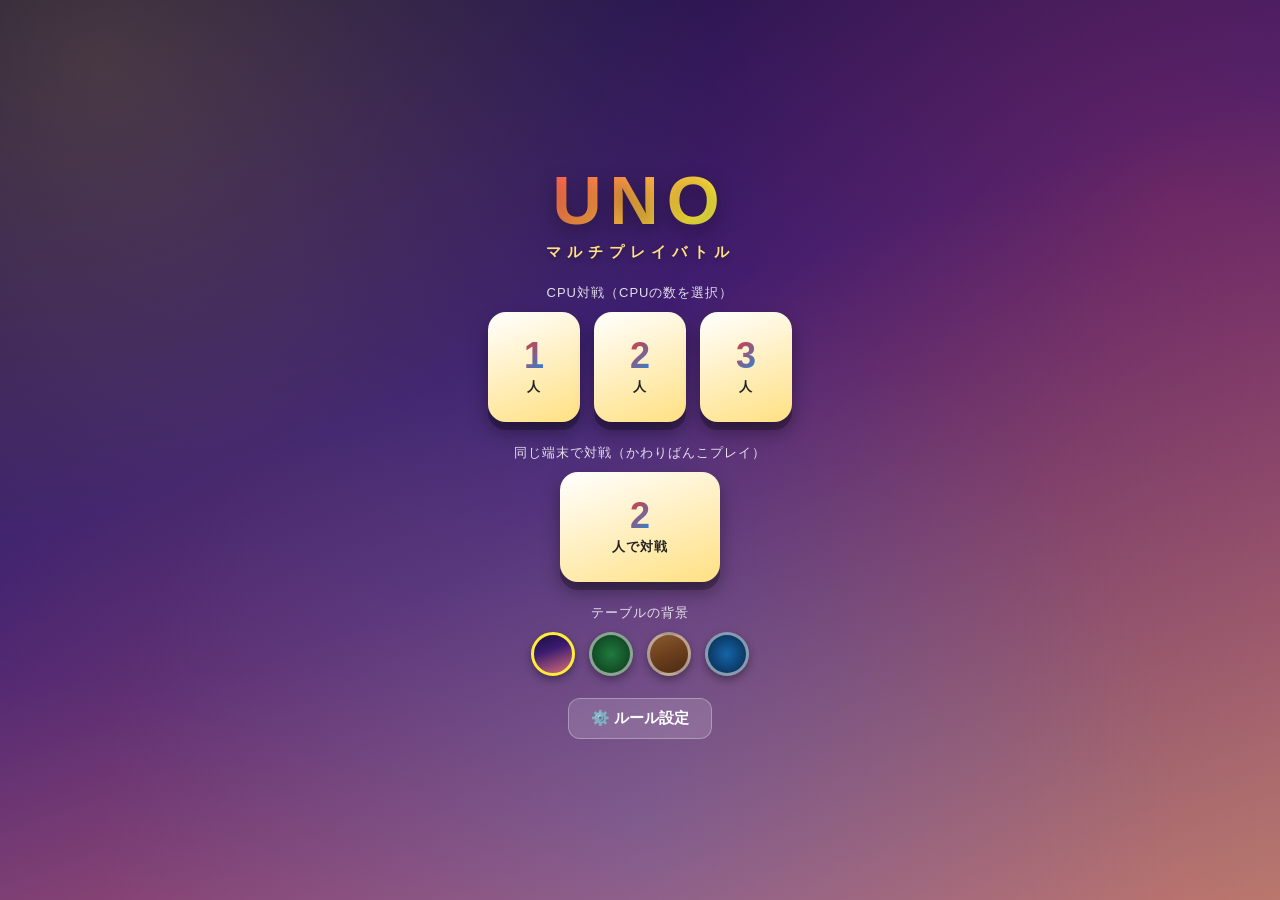
<file: index.html>
<!DOCTYPE html>
<html lang="ja">
<head>
<meta charset="UTF-8">
<meta name="viewport" content="width=device-width, initial-scale=1.0, maximum-scale=1.0, user-scalable=no">
<title>UNO</title>
<link rel="stylesheet" href="style.css">
</head>
<body>

<div id="title-screen" class="screen">
  <div class="title-logo">
    <h1>UNO</h1>
    <p class="subtitle">マルチプレイバトル</p>
  </div>

  <div class="mode-block">
    <p class="mode-title">CPU対戦（CPUの数を選択）</p>
    <div class="player-select">
      <button data-mode="cpu" data-num="1"><span class="num">1</span><span class="txt">人</span></button>
      <button data-mode="cpu" data-num="2"><span class="num">2</span><span class="txt">人</span></button>
      <button data-mode="cpu" data-num="3"><span class="num">3</span><span class="txt">人</span></button>
    </div>
  </div>

  <div class="mode-block">
    <p class="mode-title">同じ端末で対戦（かわりばんこプレイ）</p>
    <div class="player-select">
      <button data-mode="local" data-num="2" class="wide-btn"><span class="num">2</span><span class="txt">人で対戦</span></button>
    </div>
  </div>

  <div class="mode-block">
    <p class="mode-title">テーブルの背景</p>
    <div class="bg-select">
      <button class="bg-btn" data-bg="purple"></button>
      <button class="bg-btn" data-bg="green"></button>
      <button class="bg-btn" data-bg="wood"></button>
      <button class="bg-btn" data-bg="blue"></button>
    </div>
  </div>

  <div class="mode-block">
    <button id="rules-btn" class="rules-open-btn">⚙️ ルール設定</button>
  </div>
</div>

<div id="game-screen" class="screen hidden">
  <button id="pause-btn">⏸</button>
  <div id="turn-banner"></div>
  <div id="rule-indicators" class="hidden"></div>

  <div id="other-players"></div>

  <div id="center-area">
    <div class="pile-wrap">
      <div id="draw-pile" class="card card-back"></div>
      <span id="draw-count" class="pile-count">0</span>
    </div>
    <div class="pile-wrap">
      <div id="discard-pile"></div>
    </div>
  </div>

  <div id="status-bar">
    <span id="direction-indicator">→</span>
  </div>

  <div id="pending-draw-banner" class="hidden">
    <span>🃏 ドロー <strong id="pending-draw-num">0</strong> 枚待ち！</span>
  </div>

  <div id="action-area">
    <button id="play-btn" class="hidden">出す</button>
    <button id="uno-btn">UNO!</button>
  </div>

  <div id="uno-reach" class="hidden">🀄 UNO 宣言中！</div>

  <div id="hand-area"></div>
</div>

<div id="pause-overlay" class="dialog hidden">
  <div class="dialog-box pause-box">
    <h2 class="pause-title">⏸ 一時停止</h2>
    <button id="pause-resume">▶ ゲームに戻る</button>
    <button id="pause-quit">🏠 タイトルに戻る</button>
  </div>
</div>

<div id="color-dialog" class="dialog hidden">
  <div class="dialog-box">
    <p>色を選んでください</p>
    <div class="color-choices">
      <button class="color-btn" data-color="red"></button>
      <button class="color-btn" data-color="yellow"></button>
      <button class="color-btn" data-color="green"></button>
      <button class="color-btn" data-color="blue"></button>
    </div>
    <button id="color-back">戻る</button>
  </div>
</div>

<div id="challenge-dialog" class="dialog hidden">
  <div class="dialog-box">
    <p id="challenge-text"></p>
    <div class="challenge-choices">
      <button id="challenge-yes">チャレンジする</button>
      <button id="challenge-no">そのまま引く</button>
    </div>
  </div>
</div>

<div id="pass-overlay" class="dialog hidden">
  <div class="dialog-box">
    <p id="pass-text"></p>
    <button id="pass-ok">手札を見る</button>
  </div>
</div>

<div id="swap-dialog" class="dialog hidden">
  <div class="dialog-box">
    <p>手札を交換する相手を選んでください</p>
    <div id="swap-choices"></div>
  </div>
</div>

<div id="toast"></div>

<div id="result-screen" class="screen hidden">
  <h2 id="result-title"></h2>
  <div id="result-list"></div>
  <button id="restart-btn">もう一度プレイ</button>
</div>

<div id="rules-panel" class="rules-panel hidden">
  <div class="rules-panel-box">
    <h2 class="rules-panel-title">ルール設定</h2>
    <p class="rules-base-note">📋 公式UNOルールをベースとします</p>
    <p class="rules-local-title">ローカルルール（オプション）</p>

    <div class="rule-row">
      <div class="rule-info">
        <span class="rule-icon">🔢</span>
        <div>
          <div class="rule-name">同じ数字複数出し</div>
          <div class="rule-desc">同じ数字のカードを複数枚同時に出せる</div>
        </div>
      </div>
      <label class="switch"><input type="checkbox" id="rule-stackSameNumber"><span class="slider"></span></label>
    </div>

    <div class="rule-row">
      <div class="rule-info">
        <span class="rule-icon">➕</span>
        <div>
          <div class="rule-name">ドロー重ね</div>
          <div class="rule-desc">+2/+4の上にさらに重ねて出せる</div>
        </div>
      </div>
      <label class="switch"><input type="checkbox" id="rule-drawStacking"><span class="slider"></span></label>
    </div>

    <div class="rule-row">
      <div class="rule-info">
        <span class="rule-icon">🔄</span>
        <div>
          <div class="rule-name">0で手札ローテーション</div>
          <div class="rule-desc">0を出すと全員の手札が回る</div>
        </div>
      </div>
      <label class="switch"><input type="checkbox" id="rule-zeroRotate"><span class="slider"></span></label>
    </div>

    <div class="rule-row">
      <div class="rule-info">
        <span class="rule-icon">🔃</span>
        <div>
          <div class="rule-name">7で手札交換</div>
          <div class="rule-desc">7を出したら好きな相手と手札交換</div>
        </div>
      </div>
      <label class="switch"><input type="checkbox" id="rule-sevenSwap"><span class="slider"></span></label>
    </div>

    <button id="rules-close">閉じる</button>
  </div>
</div>

<script src="script.js"></script>
</body>
</html>
</file>
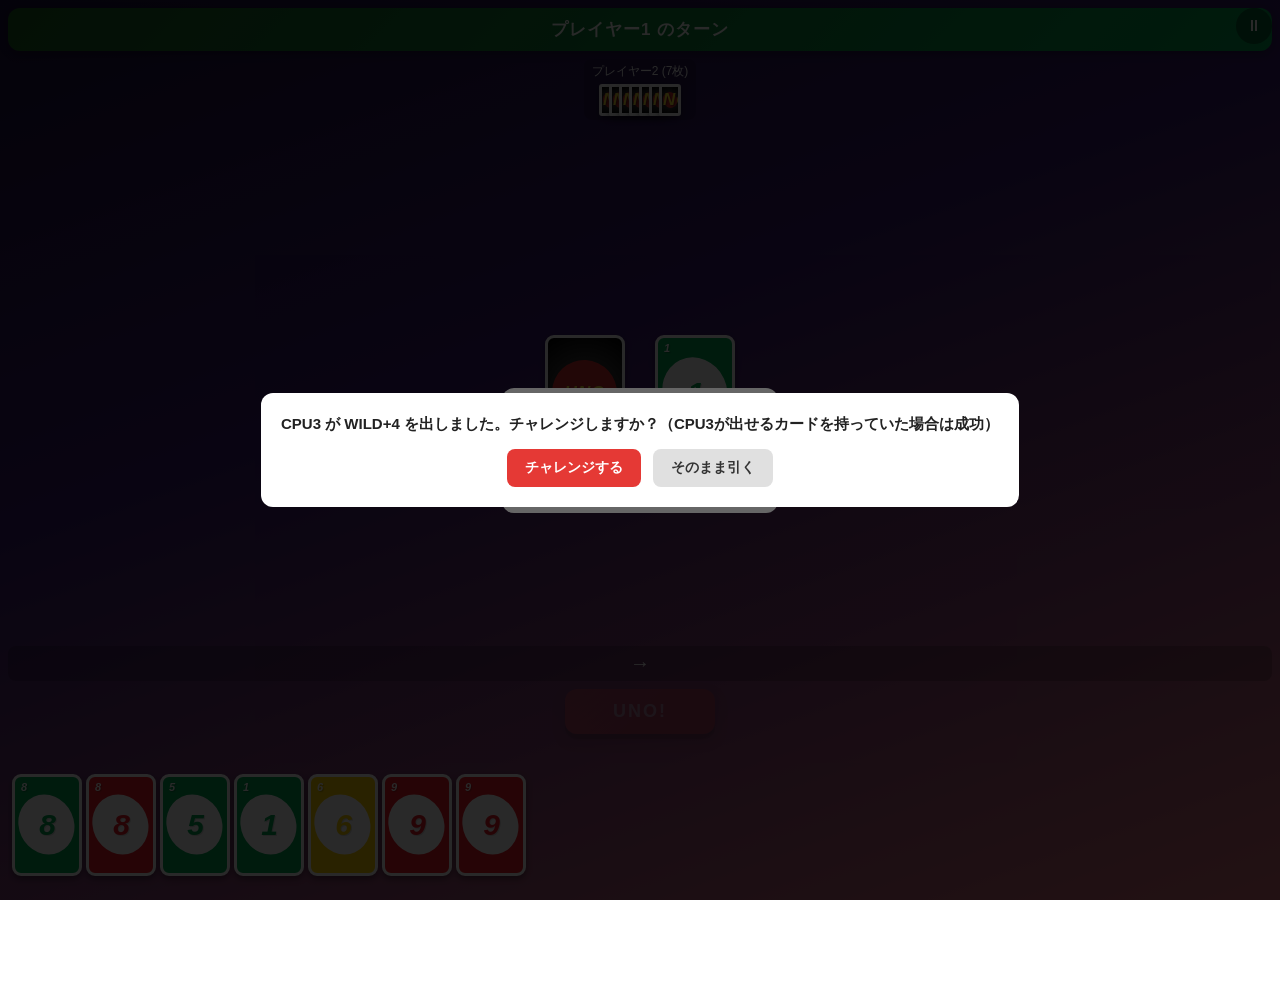
<file: test.html>
<!DOCTYPE html>
<html lang="ja">
<head>
<meta charset="UTF-8">
<title>UNO Tests</title>
<link rel="stylesheet" href="style.css">
<style>
  body { overflow: auto; }
  #results { white-space: pre-wrap; font-family: monospace; background: #111; color: #0f0; padding: 12px; }
  #results.fail { color: #f55; }
</style>
</head>
<body>

<!-- Minimal copy of index.html structure so script.js's DOM lookups succeed -->
<div id="title-screen" class="screen hidden">
  <div class="title-logo"><h1>UNO</h1><p class="subtitle">マルチプレイバトル</p></div>
  <div class="mode-block">
    <p class="mode-title">CPU対戦</p>
    <div class="player-select">
      <button data-mode="cpu" data-num="1"><span class="num">1</span><span class="txt">人</span></button>
      <button data-mode="cpu" data-num="2"><span class="num">2</span><span class="txt">人</span></button>
      <button data-mode="cpu" data-num="3"><span class="num">3</span><span class="txt">人</span></button>
    </div>
  </div>
  <div class="mode-block">
    <p class="mode-title">同じ端末で対戦</p>
    <div class="player-select">
      <button data-mode="local" data-num="2" class="wide-btn"><span class="num">2</span><span class="txt">人で対戦</span></button>
    </div>
  </div>
</div>

<div id="game-screen" class="screen hidden">
  <button id="pause-btn">⏸</button>
  <div id="turn-banner"></div>
  <div id="rule-indicators" class="hidden"></div>
  <div id="other-players"></div>
  <div id="center-area">
    <div class="pile-wrap">
      <div id="draw-pile" class="card card-back"></div>
      <span id="draw-count" class="pile-count">0</span>
    </div>
    <div class="pile-wrap"><div id="discard-pile"></div></div>
  </div>
  <div id="status-bar">
    <span id="direction-indicator">→</span>
  </div>
  <div id="pending-draw-banner" class="hidden"><span>🃏 ドロー <strong id="pending-draw-num">0</strong> 枚待ち！</span></div>
  <div id="action-area">
    <button id="play-btn" class="hidden">出す</button>
    <button id="uno-btn">UNO!</button>
  </div>
  <div id="uno-reach" class="hidden"></div>
  <div id="hand-area"></div>
</div>

<div id="pause-overlay" class="hidden">
  <button id="pause-resume"></button>
  <button id="pause-quit"></button>
</div>

<div id="swap-dialog" class="hidden">
  <div id="swap-choices"></div>
</div>

<div id="color-dialog" class="dialog hidden">
  <div class="dialog-box">
    <p>色を選んでください</p>
    <div class="color-choices">
      <button class="color-btn" data-color="red"></button>
      <button class="color-btn" data-color="yellow"></button>
      <button class="color-btn" data-color="green"></button>
      <button class="color-btn" data-color="blue"></button>
    </div>
  </div>
</div>

<div id="challenge-dialog" class="dialog hidden">
  <div class="dialog-box">
    <p id="challenge-text"></p>
    <div class="challenge-choices">
      <button id="challenge-yes">チャレンジする</button>
      <button id="challenge-no">そのまま引く</button>
    </div>
  </div>
</div>

<div id="pass-overlay" class="dialog hidden">
  <div class="dialog-box">
    <p id="pass-text"></p>
    <button id="pass-ok">手札を見る</button>
  </div>
</div>

<div id="toast"></div>

<div id="rules-panel" class="hidden">
  <input type="checkbox" id="rule-stackSameNumber">
  <input type="checkbox" id="rule-drawStacking">
  <input type="checkbox" id="rule-zeroRotate">
  <input type="checkbox" id="rule-sevenSwap">
  <button id="rules-close"></button>
  <button id="rules-btn"></button>
</div>

<div id="result-screen" class="screen hidden">
  <h2 id="result-title"></h2>
  <div id="result-list"></div>
  <button id="restart-btn">もう一度プレイ</button>
</div>

<h1>UNO Logic Tests</h1>
<pre id="results">running...</pre>

<script>
  // Capture setTimeout calls into a synchronous queue so the
  // game can be driven turn-by-turn without real delays.
  window.__timerQueue = [];
  window.setTimeout = function (fn) { window.__timerQueue.push(fn); return 0; };
  // Make requestAnimationFrame synchronous so animateDrawCard's callback
  // fires immediately and the animation setTimeout gets captured.
  window.requestAnimationFrame = function (fn) { fn(0); return 0; };
</script>
<script src="script.js?v=6"></script>
<script src="tests/browser-test.js?v=6"></script>
</body>
</html>
</file>
<file: style.css>
* {
  margin: 0;
  padding: 0;
  box-sizing: border-box;
  -webkit-tap-highlight-color: transparent;
  user-select: none;
}

html, body {
  height: 100%;
  font-family: "Helvetica Neue", Arial, "Hiragino Sans", "Yu Gothic", sans-serif;
  color: #fff;
  overflow: hidden;
}

body.bg-purple {
  background: linear-gradient(160deg, #1a0f3c 0%, #3a1c71 40%, #d76d77 100%);
}

body.bg-green {
  background: radial-gradient(ellipse at center, #1f7a3f 0%, #145228 60%, #0b3318 100%);
}

body.bg-wood {
  background: linear-gradient(160deg, #8a5a2e 0%, #6b3f1d 50%, #4a2a12 100%);
}

body.bg-blue {
  background: radial-gradient(ellipse at center, #1565a8 0%, #0d3f6e 60%, #062742 100%);
}

.hidden {
  display: none !important;
}

.screen {
  width: 100%;
  height: 100%;
  display: flex;
  flex-direction: column;
}

/* ---------- Title ---------- */
#title-screen {
  align-items: center;
  justify-content: center;
  gap: 22px;
  padding: 16px 0;
  position: relative;
  overflow-y: auto;
}

#title-screen::before {
  content: '';
  position: absolute;
  inset: -20%;
  background:
    radial-gradient(circle at 20% 20%, rgba(255,235,59,0.18), transparent 35%),
    radial-gradient(circle at 80% 30%, rgba(229,57,53,0.22), transparent 35%),
    radial-gradient(circle at 50% 80%, rgba(30,136,229,0.22), transparent 40%),
    radial-gradient(circle at 85% 85%, rgba(67,160,71,0.2), transparent 35%);
  animation: bgdrift 14s ease-in-out infinite alternate;
  z-index: 0;
}

@keyframes bgdrift {
  from { transform: translate(0, 0) scale(1); }
  to   { transform: translate(-4%, 3%) scale(1.1); }
}

.title-logo {
  position: relative;
  z-index: 1;
  text-align: center;
}

#title-screen h1 {
  font-size: 68px;
  font-weight: 900;
  letter-spacing: 8px;
  background: linear-gradient(135deg, #ff5252 0%, #ffeb3b 25%, #69f0ae 50%, #40c4ff 75%, #ff5252 100%);
  background-size: 300% 300%;
  -webkit-background-clip: text;
  background-clip: text;
  color: transparent;
  text-shadow: 0 6px 18px rgba(0,0,0,0.35);
  animation: hueflow 6s linear infinite;
}

@keyframes hueflow {
  0% { background-position: 0% 50%; }
  100% { background-position: 100% 50%; }
}

.subtitle {
  margin-top: 4px;
  font-size: 15px;
  letter-spacing: 6px;
  color: #ffe082;
  font-weight: 700;
  text-shadow: 0 2px 6px rgba(0,0,0,0.4);
}

.select-label {
  position: relative;
  z-index: 1;
  font-size: 15px;
  color: #fff;
  opacity: 0.85;
  letter-spacing: 2px;
}

.mode-block {
  position: relative;
  z-index: 1;
  display: flex;
  flex-direction: column;
  align-items: center;
  gap: 10px;
}

.mode-title {
  font-size: 13px;
  color: #fff;
  opacity: 0.85;
  letter-spacing: 1px;
}

.player-select {
  position: relative;
  z-index: 1;
  display: flex;
  gap: 14px;
}

.player-select button.wide-btn {
  width: 160px;
}

.bg-select {
  position: relative;
  z-index: 1;
  display: flex;
  gap: 14px;
}

.bg-btn {
  width: 44px;
  height: 44px;
  border-radius: 50%;
  border: 3px solid rgba(255,255,255,0.5);
  box-shadow: 0 4px 8px rgba(0,0,0,0.35);
  transition: transform 0.12s ease, border-color 0.12s ease;
}

.bg-btn:active {
  transform: scale(0.92);
}

.bg-btn.selected {
  border-color: #ffeb3b;
}

.bg-btn[data-bg="purple"] { background: linear-gradient(160deg, #1a0f3c 0%, #3a1c71 40%, #d76d77 100%); }
.bg-btn[data-bg="green"]  { background: radial-gradient(ellipse at center, #1f7a3f 0%, #145228 60%, #0b3318 100%); }
.bg-btn[data-bg="wood"]   { background: linear-gradient(160deg, #8a5a2e 0%, #6b3f1d 50%, #4a2a12 100%); }
.bg-btn[data-bg="blue"]   { background: radial-gradient(ellipse at center, #1565a8 0%, #0d3f6e 60%, #062742 100%); }

.player-select button {
  display: flex;
  flex-direction: column;
  align-items: center;
  justify-content: center;
  width: 92px;
  height: 110px;
  font-size: 14px;
  padding: 14px 10px;
  border: none;
  border-radius: 18px;
  background: linear-gradient(160deg, #ffffff 0%, #ffe082 100%);
  color: #222;
  font-weight: bold;
  box-shadow: 0 8px 0 rgba(0,0,0,0.25), 0 10px 18px rgba(0,0,0,0.35);
  transform: translateY(0);
  transition: transform 0.12s ease, box-shadow 0.12s ease;
}

.player-select button .num {
  font-size: 36px;
  font-weight: 900;
  background: linear-gradient(135deg, #e53935, #1e88e5);
  -webkit-background-clip: text;
  background-clip: text;
  color: transparent;
  line-height: 1;
}

.player-select button .txt {
  margin-top: 4px;
  font-size: 13px;
  letter-spacing: 1px;
}

.player-select button:active {
  transform: translateY(6px);
  box-shadow: 0 2px 0 rgba(0,0,0,0.25), 0 4px 10px rgba(0,0,0,0.3);
}

/* ---------- Game Screen ---------- */
#game-screen {
  position: relative;
  padding: 8px;
  gap: 8px;
}

/* ---------- Pause Button ---------- */
#pause-btn {
  position: absolute;
  top: 8px;
  right: 8px;
  width: 36px;
  height: 36px;
  border: none;
  border-radius: 50%;
  background: rgba(0,0,0,0.4);
  color: #fff;
  font-size: 16px;
  z-index: 10;
  cursor: pointer;
}

/* ---------- Pause Dialog ---------- */
.pause-box {
  display: flex;
  flex-direction: column;
  gap: 14px;
  min-width: 220px;
}
.pause-title { font-size: 20px; text-align: center; color: #333; margin: 0; }
#pause-resume {
  padding: 12px; border: none; border-radius: 10px;
  background: #43a047; color: #fff; font-size: 16px; font-weight: bold;
  cursor: pointer;
}
#pause-quit {
  padding: 12px; border: none; border-radius: 10px;
  background: #e0e0e0; color: #333; font-size: 16px; font-weight: bold;
  cursor: pointer;
}

/* ---------- Rule Indicators ---------- */
#rule-indicators {
  display: flex;
  flex-wrap: wrap;
  gap: 6px;
  justify-content: center;
  padding: 2px 4px;
}
.rule-badge {
  background: rgba(0,0,0,0.4);
  color: #fff;
  font-size: 11px;
  padding: 2px 8px;
  border-radius: 999px;
}

/* ---------- Pending Draw Banner ---------- */
#pending-draw-banner {
  background: linear-gradient(135deg, #e53935, #b71c1c);
  color: #fff;
  text-align: center;
  padding: 6px 12px;
  border-radius: 8px;
  font-size: 14px;
  font-weight: bold;
}

/* ---------- Draw card animation ---------- */
@keyframes justDrawn {
  0%   { box-shadow: 0 0 0 0 rgba(255,235,59,0); border-color: #fff; }
  40%  { box-shadow: 0 0 18px 6px rgba(255,235,59,0.9); border-color: #ffeb3b; }
  100% { box-shadow: 0 3px 6px rgba(0,0,0,0.4); border-color: #fff; }
}
.card.just-drawn {
  animation: justDrawn 0.7s ease forwards;
}

@keyframes pilePulse {
  0%,100% { transform: scale(1); }
  50%      { transform: scale(1.08); box-shadow: 0 0 14px rgba(255,255,255,0.5); }
}
.draw-pulse {
  animation: pilePulse 0.3s ease;
}

/* ---------- Turn Banner ---------- */
#turn-banner {
  text-align: center;
  font-size: 17px;
  font-weight: 900;
  letter-spacing: 1px;
  padding: 10px 12px;
  border-radius: 12px;
  background: rgba(0,0,0,0.35);
  box-shadow: 0 3px 8px rgba(0,0,0,0.3);
  transition: background 0.3s ease;
}

#turn-banner.color-red    { background: linear-gradient(135deg, #b71c1c, #ed1c24); }
#turn-banner.color-yellow { background: linear-gradient(135deg, #b8860b, #ffd400); color: #222; }
#turn-banner.color-green  { background: linear-gradient(135deg, #1b5e20, #00a651); }
#turn-banner.color-blue   { background: linear-gradient(135deg, #0d47a1, #0072bc); }
#turn-banner.color-wild   { background: linear-gradient(135deg, #ed1c24 0%, #ffd400 33%, #00a651 66%, #0072bc 100%); }

#turn-banner.your-turn {
  animation: turnPulse 1.4s ease-in-out infinite;
}

#turn-banner.cpu-turn {
  opacity: 0.75;
}

@keyframes turnPulse {
  0%, 100% { box-shadow: 0 3px 8px rgba(0,0,0,0.3); transform: scale(1); }
  50% { box-shadow: 0 3px 18px rgba(255,255,255,0.55); transform: scale(1.02); }
}

#other-players {
  display: flex;
  justify-content: space-around;
  align-items: flex-start;
  min-height: 80px;
  flex-wrap: wrap;
  gap: 6px;
}

.cpu-player {
  display: flex;
  flex-direction: column;
  align-items: center;
  font-size: 12px;
  padding: 4px 8px;
  border-radius: 8px;
  background: rgba(0,0,0,0.15);
}

.cpu-hand {
  display: flex;
  margin-top: 4px;
}

.cpu-hand .card {
  width: 22px;
  height: 32px;
  margin-left: -12px;
  border-radius: 3px;
  font-size: 0;
}

.cpu-hand .card:first-child {
  margin-left: 0;
}

#center-area {
  flex: 1;
  display: flex;
  align-items: center;
  justify-content: center;
  gap: 30px;
  min-height: 0;
}

.pile-wrap {
  position: relative;
  display: flex;
  align-items: center;
  justify-content: center;
}

#discard-pile .card,
#draw-pile {
  width: 80px;
  height: 116px;
}

.pile-count {
  position: absolute;
  bottom: -22px;
  font-size: 13px;
  color: #fff;
  background: rgba(0,0,0,0.4);
  padding: 2px 8px;
  border-radius: 10px;
}

#status-bar {
  display: flex;
  justify-content: center;
  align-items: center;
  gap: 16px;
  font-size: 15px;
  background: rgba(0,0,0,0.2);
  border-radius: 8px;
  padding: 6px 10px;
}

#direction-indicator {
  font-size: 20px;
  font-weight: bold;
}

#action-area {
  display: flex;
  justify-content: center;
}

#play-btn {
  padding: 12px 32px;
  font-size: 17px;
  font-weight: 900;
  letter-spacing: 1px;
  border: none;
  border-radius: 12px;
  background: linear-gradient(135deg, #43a047, #1b5e20);
  color: #fff;
  box-shadow: 0 5px 0 rgba(0,0,0,0.3), 0 6px 12px rgba(0,0,0,0.35);
  transition: transform 0.1s ease, box-shadow 0.1s ease;
}

#play-btn:active {
  transform: translateY(4px);
  box-shadow: 0 1px 0 rgba(0,0,0,0.3), 0 2px 6px rgba(0,0,0,0.3);
}

#uno-btn {
  padding: 12px 48px;
  font-size: 18px;
  font-weight: 900;
  letter-spacing: 2px;
  border: none;
  border-radius: 12px;
  background: linear-gradient(135deg, #ff5252, #d32f2f);
  color: #fff;
  box-shadow: 0 5px 0 rgba(0,0,0,0.3), 0 6px 12px rgba(0,0,0,0.35);
  transition: transform 0.1s ease, box-shadow 0.1s ease, opacity 0.2s ease;
}

#uno-btn:not(:disabled):active {
  transform: translateY(4px);
  box-shadow: 0 1px 0 rgba(0,0,0,0.3), 0 2px 6px rgba(0,0,0,0.3);
}

#uno-btn:disabled {
  opacity: 0.35;
}

#hand-area {
  display: flex;
  overflow-x: auto;
  padding: 10px 4px;
  min-height: 150px;
  align-items: center;
  gap: 4px;
  touch-action: pan-x;
  -webkit-overflow-scrolling: touch;
}

/* ---------- Card ---------- */
.card {
  flex: 0 0 auto;
  width: 70px;
  height: 102px;
  border-radius: 9px;
  background: #fff;
  display: flex;
  align-items: center;
  justify-content: center;
  font-weight: 900;
  color: #222;
  box-shadow: 0 3px 6px rgba(0,0,0,0.4);
  position: relative;
  transition: transform 0.15s;
  border: 3px solid #fff;
  overflow: hidden;
}

/* white tilted ellipse behind the number, like a real UNO card */
.card.red::before,
.card.yellow::before,
.card.green::before,
.card.blue::before {
  content: '';
  position: absolute;
  width: 86%;
  height: 64%;
  background: #fff;
  border-radius: 50%;
  transform: rotate(-25deg);
  z-index: 0;
}

/* corner pips */
.card.red::after,
.card.yellow::after,
.card.green::after,
.card.blue::after {
  content: attr(data-label);
  position: absolute;
  top: 4px;
  left: 6px;
  font-size: 11px;
  font-style: italic;
  font-weight: 900;
  color: #fff;
  text-shadow: 1px 1px 1px rgba(0,0,0,0.25);
  z-index: 2;
}

#hand-area {
  /* extra top padding so lifted cards have room */
  padding-top: 26px;
}

#hand-area .card {
  cursor: pointer;
  transition: transform 0.15s ease, box-shadow 0.15s ease;
}

#hand-area .card:not(.selected-card):not(.touch-active):hover {
  transform: translateY(-16px) scale(1.08);
  box-shadow: 0 10px 16px rgba(0,0,0,0.5);
  z-index: 5;
}

#hand-area .card.touch-active {
  transform: translateY(-28px) scale(1.18);
  box-shadow: 0 18px 30px rgba(0,0,0,0.6);
  z-index: 10;
  transition: transform 0.08s ease, box-shadow 0.08s ease;
}

#hand-area .card.selected-card {
  transform: translateY(-22px) scale(1.12);
  box-shadow: 0 14px 22px rgba(255,235,59,0.6);
  border-color: #ffeb3b;
  z-index: 6;
}

#hand-area .card.addable {
  border-color: #ffeb3b;
  box-shadow: 0 0 10px rgba(255,235,59,0.7);
}

#hand-area .card.disabled {
  opacity: 0.45;
  cursor: default;
}

.card-back {
  background: radial-gradient(circle at 50% 50%, #2b2b2b 55%, #000 100%);
  border: 3px solid #fff;
  position: relative;
}

.card-back::before {
  content: '';
  position: absolute;
  width: 88%;
  height: 60%;
  background: #d32f2f;
  border-radius: 50%;
  transform: rotate(-20deg);
}

.card-back::after {
  content: "UNO";
  position: relative;
  color: #ffeb3b;
  font-style: italic;
  font-size: 17px;
  font-weight: 900;
  letter-spacing: 1px;
  text-shadow: 1px 1px 2px rgba(0,0,0,0.5);
}

.card.red    { background: #ed1c24; color: #ed1c24; }
.card.yellow { background: #ffd400; color: #ffd400; }
.card.green  { background: #00a651; color: #00a651; }
.card.blue   { background: #0072bc; color: #0072bc; }
.card.wild   { background: linear-gradient(135deg, #ed1c24 25%, #ffd400 25% 50%, #00a651 50% 75%, #0072bc 75%); color: #fff; }

.card .label {
  position: relative;
  z-index: 1;
  font-size: 30px;
  font-style: italic;
  letter-spacing: -1px;
  text-shadow: 1px 1px 0 rgba(0,0,0,0.15);
}

.card.wild .label {
  font-size: 12px;
  font-style: normal;
  background: rgba(0,0,0,0.55);
  padding: 4px 6px;
  border-radius: 6px;
  text-shadow: none;
}

/* smaller labels for action cards so they fit the oval */
.card .label.symbol {
  font-size: 22px;
}

/* ---------- Dialogs ---------- */
.dialog {
  position: fixed;
  inset: 0;
  background: rgba(0,0,0,0.6);
  display: flex;
  align-items: center;
  justify-content: center;
  z-index: 50;
}

.dialog-box {
  background: #fff;
  color: #222;
  border-radius: 12px;
  padding: 20px;
  text-align: center;
  min-width: 240px;
}

.color-choices {
  display: flex;
  gap: 12px;
  margin-top: 14px;
  justify-content: center;
}

.color-btn {
  width: 50px;
  height: 50px;
  border-radius: 50%;
  border: 3px solid #ddd;
}

.color-btn[data-color="red"] { background: #e53935; }
.color-btn[data-color="yellow"] { background: #fbc02d; }
.color-btn[data-color="green"] { background: #43a047; }
.color-btn[data-color="blue"] { background: #1e88e5; }

#color-back {
  margin-top: 14px;
  padding: 8px 24px;
  border: none;
  border-radius: 8px;
  background: #e0e0e0;
  color: #333;
  font-weight: bold;
  font-size: 14px;
}

.challenge-choices {
  display: flex;
  gap: 12px;
  margin-top: 14px;
  justify-content: center;
}

.challenge-choices button {
  padding: 10px 18px;
  border: none;
  border-radius: 8px;
  font-weight: bold;
  font-size: 14px;
}

#challenge-yes {
  background: #e53935;
  color: #fff;
}

#challenge-no {
  background: #e0e0e0;
  color: #333;
}

#challenge-text {
  font-size: 15px;
  font-weight: bold;
  line-height: 1.5;
}

#pass-ok {
  margin-top: 14px;
  padding: 10px 28px;
  border: none;
  border-radius: 8px;
  background: #ffeb3b;
  font-weight: bold;
  font-size: 15px;
}

#pass-text {
  font-size: 16px;
  font-weight: bold;
}

/* ---------- Toast ---------- */
#toast {
  position: fixed;
  bottom: 24px;
  left: 50%;
  transform: translateX(-50%) translateY(20px);
  background: rgba(0,0,0,0.85);
  color: #fff;
  padding: 10px 18px;
  border-radius: 999px;
  font-size: 13px;
  max-width: 90%;
  text-align: center;
  box-shadow: 0 4px 12px rgba(0,0,0,0.4);
  opacity: 0;
  pointer-events: none;
  transition: opacity 0.25s ease, transform 0.25s ease;
  z-index: 100;
}

#toast.show {
  opacity: 1;
  transform: translateX(-50%) translateY(0);
}

/* ---------- Result ---------- */
#result-screen {
  align-items: center;
  justify-content: center;
  gap: 16px;
}

#result-title {
  font-size: 36px;
  color: #ffeb3b;
}

#result-list {
  background: rgba(0,0,0,0.2);
  border-radius: 10px;
  padding: 16px 28px;
  font-size: 16px;
  line-height: 1.6;
}

#restart-btn {
  padding: 12px 28px;
  font-size: 16px;
  font-weight: bold;
  border: none;
  border-radius: 10px;
  background: #ffeb3b;
  color: #222;
}

/* ---------- Swap Dialog ---------- */
.swap-btn {
  display: block;
  width: 100%;
  margin-top: 10px;
  padding: 10px 18px;
  border: none;
  border-radius: 8px;
  background: #1e88e5;
  color: #fff;
  font-size: 15px;
  font-weight: bold;
  cursor: pointer;
}
.swap-btn:active { opacity: 0.8; }

/* ---------- Rules Panel ---------- */
.rules-panel {
  position: fixed;
  inset: 0;
  background: rgba(0,0,0,0.7);
  display: flex;
  align-items: center;
  justify-content: center;
  z-index: 80;
}

.rules-panel-box {
  background: #fff;
  color: #222;
  border-radius: 16px;
  padding: 24px 20px;
  width: 340px;
  max-width: 94vw;
  max-height: 90vh;
  overflow-y: auto;
  display: flex;
  flex-direction: column;
  gap: 14px;
}

.rules-panel-title {
  font-size: 20px;
  text-align: center;
  color: #333;
  margin: 0;
}

.rules-base-note {
  font-size: 13px;
  color: #555;
  text-align: center;
}

.rules-local-title {
  font-size: 13px;
  font-weight: bold;
  color: #888;
  border-top: 1px solid #eee;
  padding-top: 10px;
}

.rule-row {
  display: flex;
  align-items: center;
  justify-content: space-between;
  gap: 10px;
}

.rule-info {
  display: flex;
  align-items: flex-start;
  gap: 10px;
}

.rule-icon {
  font-size: 20px;
  flex-shrink: 0;
}

.rule-name {
  font-size: 14px;
  font-weight: bold;
  color: #222;
}

.rule-desc {
  font-size: 11px;
  color: #666;
  margin-top: 2px;
}

.switch {
  position: relative;
  display: inline-block;
  width: 50px;
  height: 28px;
  flex-shrink: 0;
}
.switch input { opacity: 0; width: 0; height: 0; }
.slider {
  position: absolute;
  cursor: pointer;
  inset: 0;
  background: #ccc;
  border-radius: 28px;
  transition: 0.3s;
}
.slider:before {
  content: '';
  position: absolute;
  width: 20px;
  height: 20px;
  left: 4px;
  bottom: 4px;
  background: #fff;
  border-radius: 50%;
  transition: 0.3s;
}
.switch input:checked + .slider { background: #43a047; }
.switch input:checked + .slider:before { transform: translateX(22px); }

#rules-close {
  padding: 12px;
  border: none;
  border-radius: 10px;
  background: #e0e0e0;
  color: #333;
  font-size: 15px;
  font-weight: bold;
  cursor: pointer;
  margin-top: 4px;
}

.rules-open-btn {
  padding: 10px 22px;
  border: none;
  border-radius: 12px;
  background: rgba(255,255,255,0.15);
  color: #fff;
  font-size: 15px;
  font-weight: bold;
  cursor: pointer;
  backdrop-filter: blur(4px);
  border: 1px solid rgba(255,255,255,0.3);
}

/* ---------- Draw Pile Prompt ---------- */
#draw-pile.draw-prompt {
  cursor: pointer;
  animation: drawPromptPulse 0.75s ease infinite alternate;
}
@keyframes drawPromptPulse {
  from { box-shadow: 0 3px 6px rgba(0,0,0,0.4), 0 0 8px rgba(255,235,59,0.4); }
  to   { box-shadow: 0 3px 6px rgba(0,0,0,0.4), 0 0 24px rgba(255,235,59,1); }
}

/* パスするボタン */
#play-btn[data-mode="pass"] {
  background: linear-gradient(135deg, #546e7a, #37474f);
}

/* ---------- Pass Effect ---------- */
.pass-effect {
  position: fixed;
  left: 50%;
  transform: translateX(-50%);
  background: linear-gradient(135deg, #37474f, #263238);
  color: #fff;
  font-size: 28px;
  font-weight: 900;
  letter-spacing: 5px;
  padding: 12px 40px;
  border-radius: 50px;
  border: 2px solid rgba(255,255,255,0.25);
  box-shadow: 0 6px 24px rgba(0,0,0,0.5);
  z-index: 150;
  pointer-events: none;
  animation: passEffectFade 1.3s cubic-bezier(0.22,0.61,0.36,1) forwards;
}
.pass-effect.pass-bottom { bottom: 200px; }
.pass-effect.pass-top    { top: 100px; }

@keyframes passEffectFade {
  0%   { opacity: 0; transform: translateX(-50%) scale(0.7); }
  18%  { opacity: 1; transform: translateX(-50%) scale(1.06); }
  65%  { opacity: 1; transform: translateX(-50%) scale(1); }
  100% { opacity: 0; transform: translateX(-50%) scale(0.85) translateY(-12px); }
}

/* ---------- UNO Reach Banner ---------- */
#uno-reach {
  width: 100%;
  background: linear-gradient(90deg, #b71c1c 0%, #d32f2f 40%, #ff5252 60%, #d32f2f 100%);
  color: #ffeb3b;
  font-size: 18px;
  font-weight: 900;
  letter-spacing: 6px;
  text-align: center;
  padding: 10px 0;
  box-shadow: 0 0 20px rgba(211,47,47,0.8), 0 2px 8px rgba(0,0,0,0.4);
  animation: reachPulse 0.9s ease infinite alternate;
  position: relative;
  z-index: 5;
}
#uno-reach::before,
#uno-reach::after {
  content: '—';
  margin: 0 12px;
  opacity: 0.6;
}

@keyframes reachPulse {
  from { box-shadow: 0 0 10px rgba(211,47,47,0.5), 0 2px 8px rgba(0,0,0,0.4); }
  to   { box-shadow: 0 0 32px rgba(255,82,82,1),   0 2px 8px rgba(0,0,0,0.4); }
}

/* ---------- Hand area UNO-active glow ---------- */
#hand-area.uno-active {
  box-shadow: 0 0 0 3px #ff5252, 0 0 18px rgba(255,82,82,0.45) inset;
  border-radius: 8px;
}

/* ---------- UNO Button Declared State ---------- */
#uno-btn.uno-declared {
  background: linear-gradient(135deg, #43a047, #1b5e20);
  box-shadow: 0 5px 0 rgba(0,0,0,0.3), 0 0 18px rgba(67,160,71,0.7);
  animation: unoDeclaredPulse 0.7s ease infinite alternate;
}

@keyframes unoDeclaredPulse {
  from { box-shadow: 0 5px 0 rgba(0,0,0,0.3), 0 0 10px rgba(67,160,71,0.5); }
  to   { box-shadow: 0 5px 0 rgba(0,0,0,0.3), 0 0 26px rgba(67,160,71,0.9); }
}

/* ---------- UNO Effect Overlay ---------- */
.uno-effect {
  position: fixed;
  top: 50%;
  left: 50%;
  transform: translate(-50%, -50%) scale(0.2);
  font-size: 80px;
  font-weight: 900;
  font-style: italic;
  color: #ffeb3b;
  text-shadow: 0 0 20px rgba(255,235,59,0.9), 4px 4px 0 #e65100, -2px -2px 0 #b71c1c;
  pointer-events: none;
  z-index: 200;
  animation: unoExplode 0.85s cubic-bezier(0.22, 0.61, 0.36, 1) forwards;
}

@keyframes unoExplode {
  0%   { transform: translate(-50%, -50%) scale(0.2); opacity: 0; }
  30%  { transform: translate(-50%, -50%) scale(1.4); opacity: 1; }
  55%  { transform: translate(-50%, -50%) scale(0.95); opacity: 1; }
  75%  { transform: translate(-50%, -50%) scale(1.05); opacity: 1; }
  100% { transform: translate(-50%, -50%) scale(1.1); opacity: 0; }
}

/* ---------- Confetti ---------- */
.confetti-piece {
  position: fixed;
  top: -40px;
  font-size: 26px;
  pointer-events: none;
  z-index: 300;
  animation: confettiFall linear forwards;
}

@keyframes confettiFall {
  0%   { transform: translateY(0) rotate(0deg) scale(1); opacity: 1; }
  80%  { opacity: 1; }
  100% { transform: translateY(110vh) rotate(720deg) scale(0.5); opacity: 0; }
}

/* ---------- Result Screen (improved) ---------- */
#result-screen {
  flex-direction: column;
  overflow: hidden;
  position: relative;
}

.win-title {
  font-size: 44px;
  color: #ffeb3b;
  text-shadow: 0 0 24px rgba(255,235,59,0.8), 3px 3px 0 #e65100;
  animation: winTitlePulse 1s ease infinite alternate;
  margin: 0;
}

.lose-title {
  font-size: 34px;
  color: #ef9a9a;
  text-shadow: 2px 2px 0 #7f0000;
  margin: 0;
}

@keyframes winTitlePulse {
  from { transform: scale(1);    text-shadow: 0 0 16px rgba(255,235,59,0.6), 3px 3px 0 #e65100; }
  to   { transform: scale(1.06); text-shadow: 0 0 36px rgba(255,235,59,1),   3px 3px 0 #e65100; }
}

#result-list {
  background: rgba(0,0,0,0.25);
  border-radius: 12px;
  padding: 16px 20px;
  width: 100%;
  max-width: 320px;
  box-sizing: border-box;
}

.result-row {
  display: flex;
  justify-content: space-between;
  align-items: center;
  padding: 8px 4px;
  border-bottom: 1px solid rgba(255,255,255,0.1);
  font-size: 15px;
  gap: 12px;
}

.result-row:last-child { border-bottom: none; }

.result-row.result-winner {
  background: rgba(255,235,59,0.15);
  border-radius: 8px;
  padding: 10px 8px;
  border-bottom: none;
  margin-bottom: 4px;
}

.result-name { font-weight: bold; }
.result-score { color: rgba(255,255,255,0.75); font-size: 13px; white-space: nowrap; }
</file>
